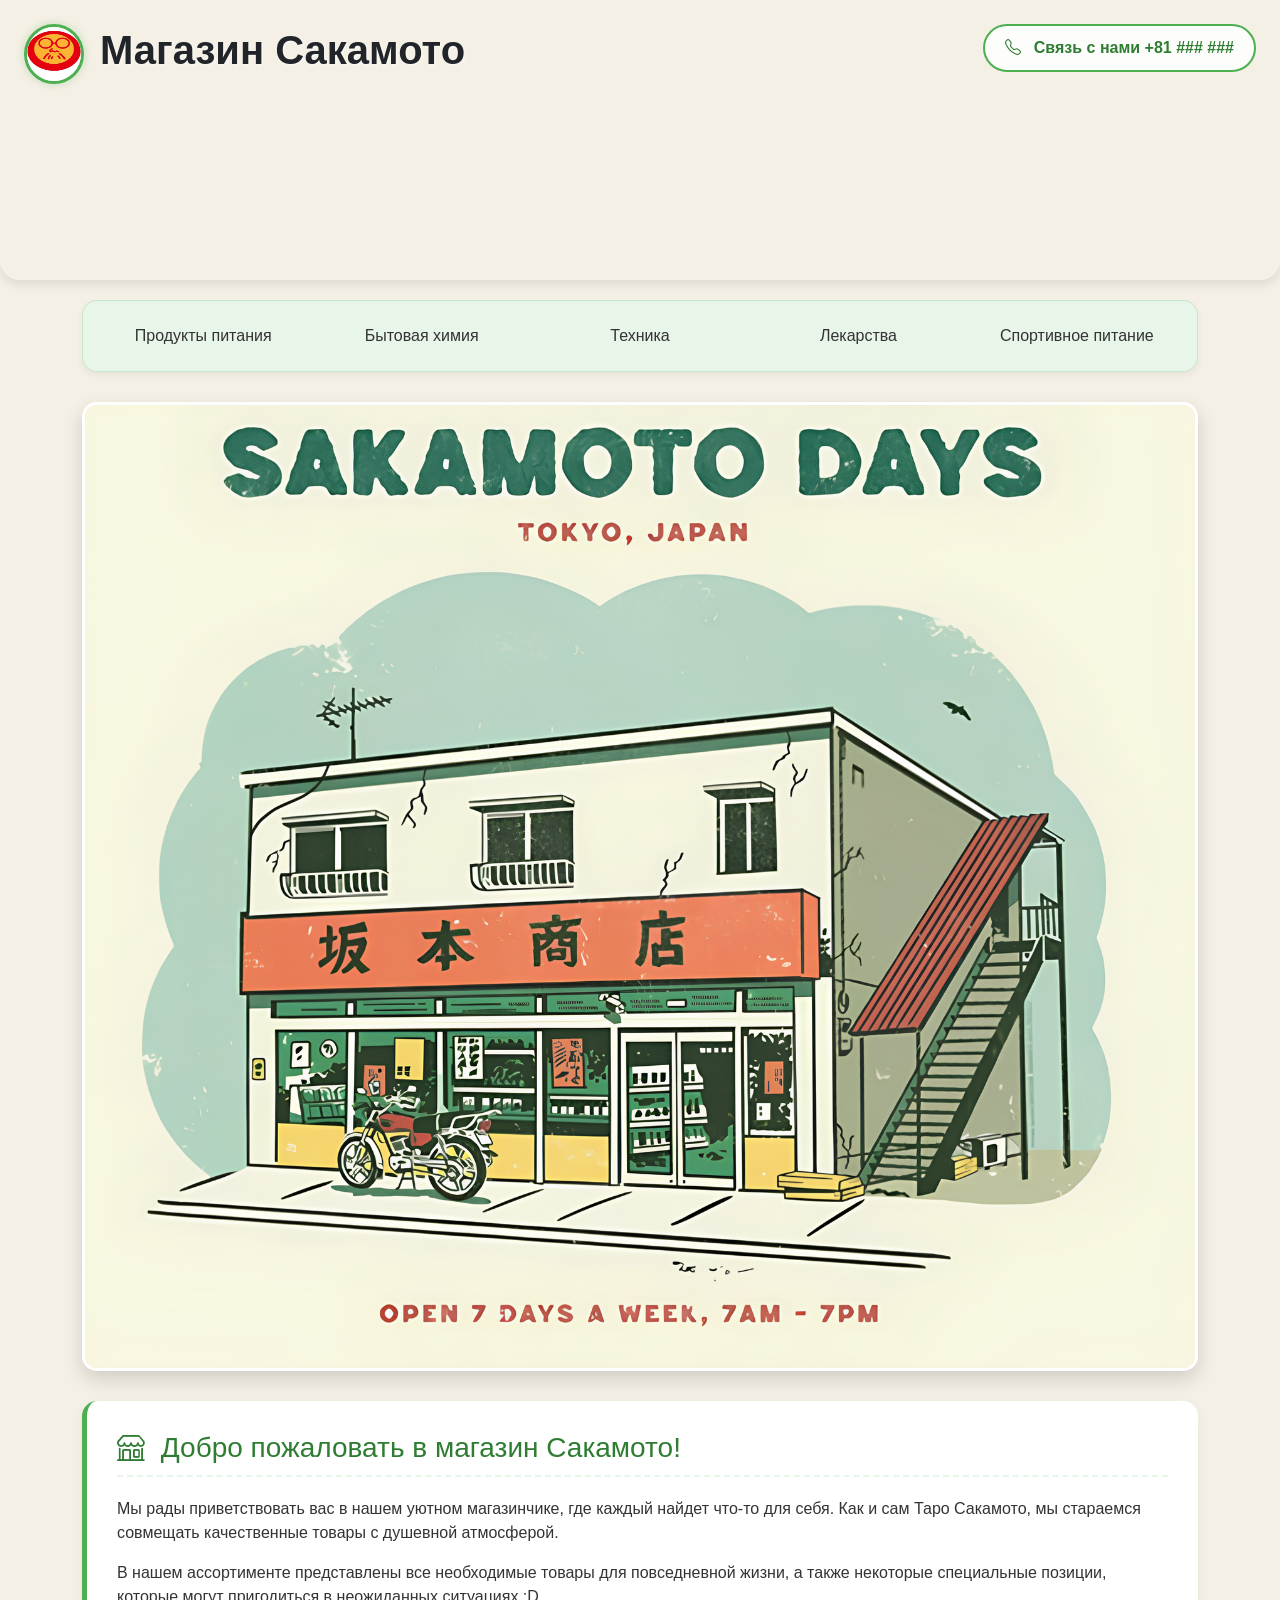
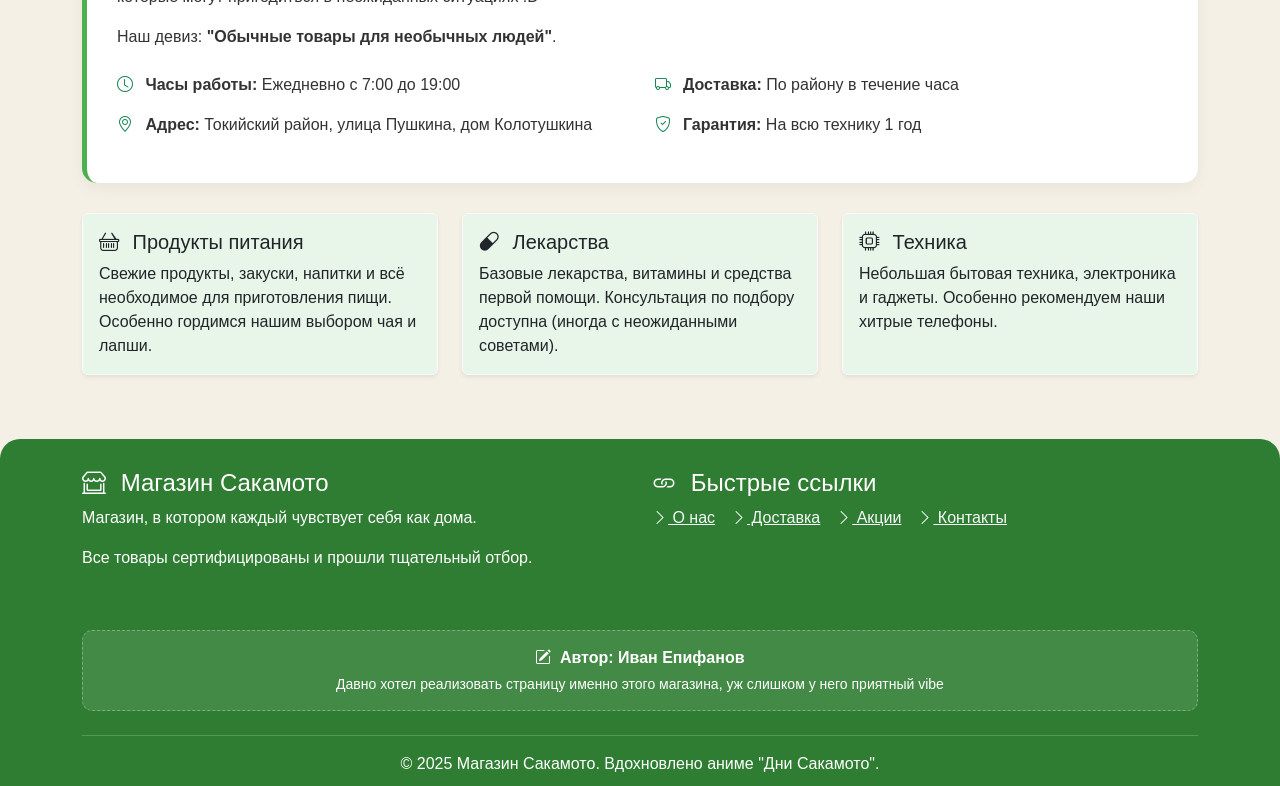
<file: index.html>
<!DOCTYPE html>
<html lang="ru">
<head>
    <meta charset="UTF-8">
    <meta name="viewport" content="width=device-width, initial-scale=1.0">
    <title>Магазинчик Сакамото</title>
    <link rel="icon" type="image/jpeg" href="https://ih1.redbubble.net/image.5265691558.6902/flat,750x,075,f-pad,750x1000,f8f8f8.jpg">
    <link href="https://cdn.jsdelivr.net/npm/bootstrap@5.3.0-alpha1/dist/css/bootstrap.min.css" rel="stylesheet">
    <link rel="stylesheet" href="https://cdn.jsdelivr.net/npm/bootstrap-icons@1.10.3/font/bootstrap-icons.css">
    <link rel="stylesheet" href="style.css">
</head>
<body>
    <header class="header-container fade-in">
        <div class="header-image d-flex justify-content-between align-items-start p-4">
            <div class="d-flex align-items-center">
                <img src='./images/logo.jpg'
                     alt="Иконка магазина Сакамото" 
                     class="shop-icon me-3">
                <h1 class="text-dark d-none d-md-block" style="font-weight: bold; text-shadow: 1px 1px 3px rgba(255,255,255,0.7);">
                    Магазин Сакамото
                </h1>
            </div>
            <div class="contact-info">
                <i class="bi bi-telephone me-2"></i> Связь с нами +81 ### ###
            </div>
        </div>
    </header>

    <main class="container fade-in">
        <div class="nav-container">
            <div class="row justify-content-between g-2">
                <div class="col-lg col-md-6">
                    <div class="nav-item">Продукты питания</div>
                </div>
                <div class="col-lg col-md-6">
                    <div class="nav-item">Бытовая химия</div>
                </div>
                <div class="col-lg col-md-6">
                    <div class="nav-item">Техника</div>
                </div>
                <div class="col-lg col-md-6">
                    <div class="nav-item">Лекарства</div>
                </div>
                <div class="col-lg col-md-6">
                    <div class="nav-item">Спортивное питание</div>
                </div>
            </div>
        </div>
        
        <div class="main-banner">
            <img src='./images/Store.png'
                 alt="Таро Сакамото" 
                 class="img-fluid w-100">
        </div>
        
        <div class="shop-info">
            <h3><i class="bi bi-shop me-2"></i> Добро пожаловать в магазин Сакамото!</h3>
            <p>Мы рады приветствовать вас в нашем уютном магазинчике, где каждый найдет что-то для себя. Как и сам Таро Сакамото, мы стараемся совмещать качественные товары с душевной атмосферой.</p>
            <p>В нашем ассортименте представлены все необходимые товары для повседневной жизни, а также некоторые специальные позиции, которые могут пригодиться в неожиданных ситуациях :D</p>
            <p>Наш девиз: <strong>"Обычные товары для необычных людей"</strong>.</p>
            <div class="row mt-4">
                <div class="col-md-6">
                    <p><i class="bi bi-clock me-2 text-success"></i> <strong>Часы работы:</strong> Ежедневно с 7:00 до 19:00</p>
                    <p><i class="bi bi-geo-alt me-2 text-success"></i> <strong>Адрес:</strong> Токийский район, улица Пушкина, дом Колотушкина</p>
                </div>
                <div class="col-md-6">
                    <p><i class="bi bi-truck me-2 text-success"></i> <strong>Доставка:</strong> По району в течение часа</p>
                    <p><i class="bi bi-shield-check me-2 text-success"></i> <strong>Гарантия:</strong> На всю технику 1 год</p>
                </div>
            </div>
        </div>
        <div class="row mt-4">
            <div class="col-md-4 mb-4">
                <div class="card h-100 border-light shadow-sm" style="background-color: var(--light-green);">
                    <div class="card-body">
                        <h5 class="card-title"><i class="bi bi-basket me-2"></i> Продукты питания</h5>
                        <p class="card-text">Свежие продукты, закуски, напитки и всё необходимое для приготовления пищи. Особенно гордимся нашим выбором чая и лапши.</p>
                    </div>
                </div>
            </div>
            <div class="col-md-4 mb-4">
                <div class="card h-100 border-light shadow-sm" style="background-color: var(--light-green);">
                    <div class="card-body">
                        <h5 class="card-title"><i class="bi bi-capsule me-2"></i> Лекарства</h5>
                        <p class="card-text">Базовые лекарства, витамины и средства первой помощи. Консультация по подбору доступна (иногда с неожиданными советами).</p>
                    </div>
                </div>
            </div>
            <div class="col-md-4 mb-4">
                <div class="card h-100 border-light shadow-sm" style="background-color: var(--light-green);">
                    <div class="card-body">
                        <h5 class="card-title"><i class="bi bi-cpu me-2"></i> Техника</h5>
                        <p class="card-text">Небольшая бытовая техника, электроника и гаджеты. Особенно рекомендуем наши хитрые телефоны.</p>
                    </div>
                </div>
            </div>
        </div>
    </main>
    
    <footer class="footer fade-in">
        <div class="container">
            <div class="row">
                <div class="col-md-6 mb-4">
                    <h4><i class="bi bi-shop-window me-2"></i> Магазин Сакамото</h4>
                    <p>Магазин, в котором каждый чувствует себя как дома.</p>
                    <p>Все товары сертифицированы и прошли тщательный отбор.</p>
                </div>
                <div class="col-md-6 mb-4">
                    <h4><i class="bi bi-link me-2"></i> Быстрые ссылки</h4>
                    <div class="d-flex flex-wrap">
                        <a href="#" class="text-light me-3 mb-2"><i class="bi bi-chevron-right"></i> О нас</a>
                        <a href="#" class="text-light me-3 mb-2"><i class="bi bi-chevron-right"></i> Доставка</a>
                        <a href="#" class="text-light me-3 mb-2"><i class="bi bi-chevron-right"></i> Акции</a>
                        <a href="#" class="text-light me-3 mb-2"><i class="bi bi-chevron-right"></i> Контакты</a>
                    </div>
                </div>
            </div>
            
            <div class="author-placeholder">
                <p class="mb-1"><i class="bi bi-pencil-square me-1"></i> <strong>Автор: Иван Епифанов</strong></p>
                <p class="small mb-0">Давно хотел реализовать страницу именно этого магазина, уж слишком у него приятный vibe</p>
            </div>
            
            <div class="text-center mt-4 pt-3 border-top border-light" style="border-color: rgba(255,255,255,0.2) !important;">
                <p class="mb-0">© 2025 Магазин Сакамото. Вдохновлено аниме "Дни Сакамото".</p>
            </div>
        </div>
    </footer>
    <script src="https://cdn.jsdelivr.net/npm/bootstrap@5.3.0-alpha1/dist/js/bootstrap.bundle.min.js"></script>
    <script src="script.js"></script>
</body>
</html>
</file>
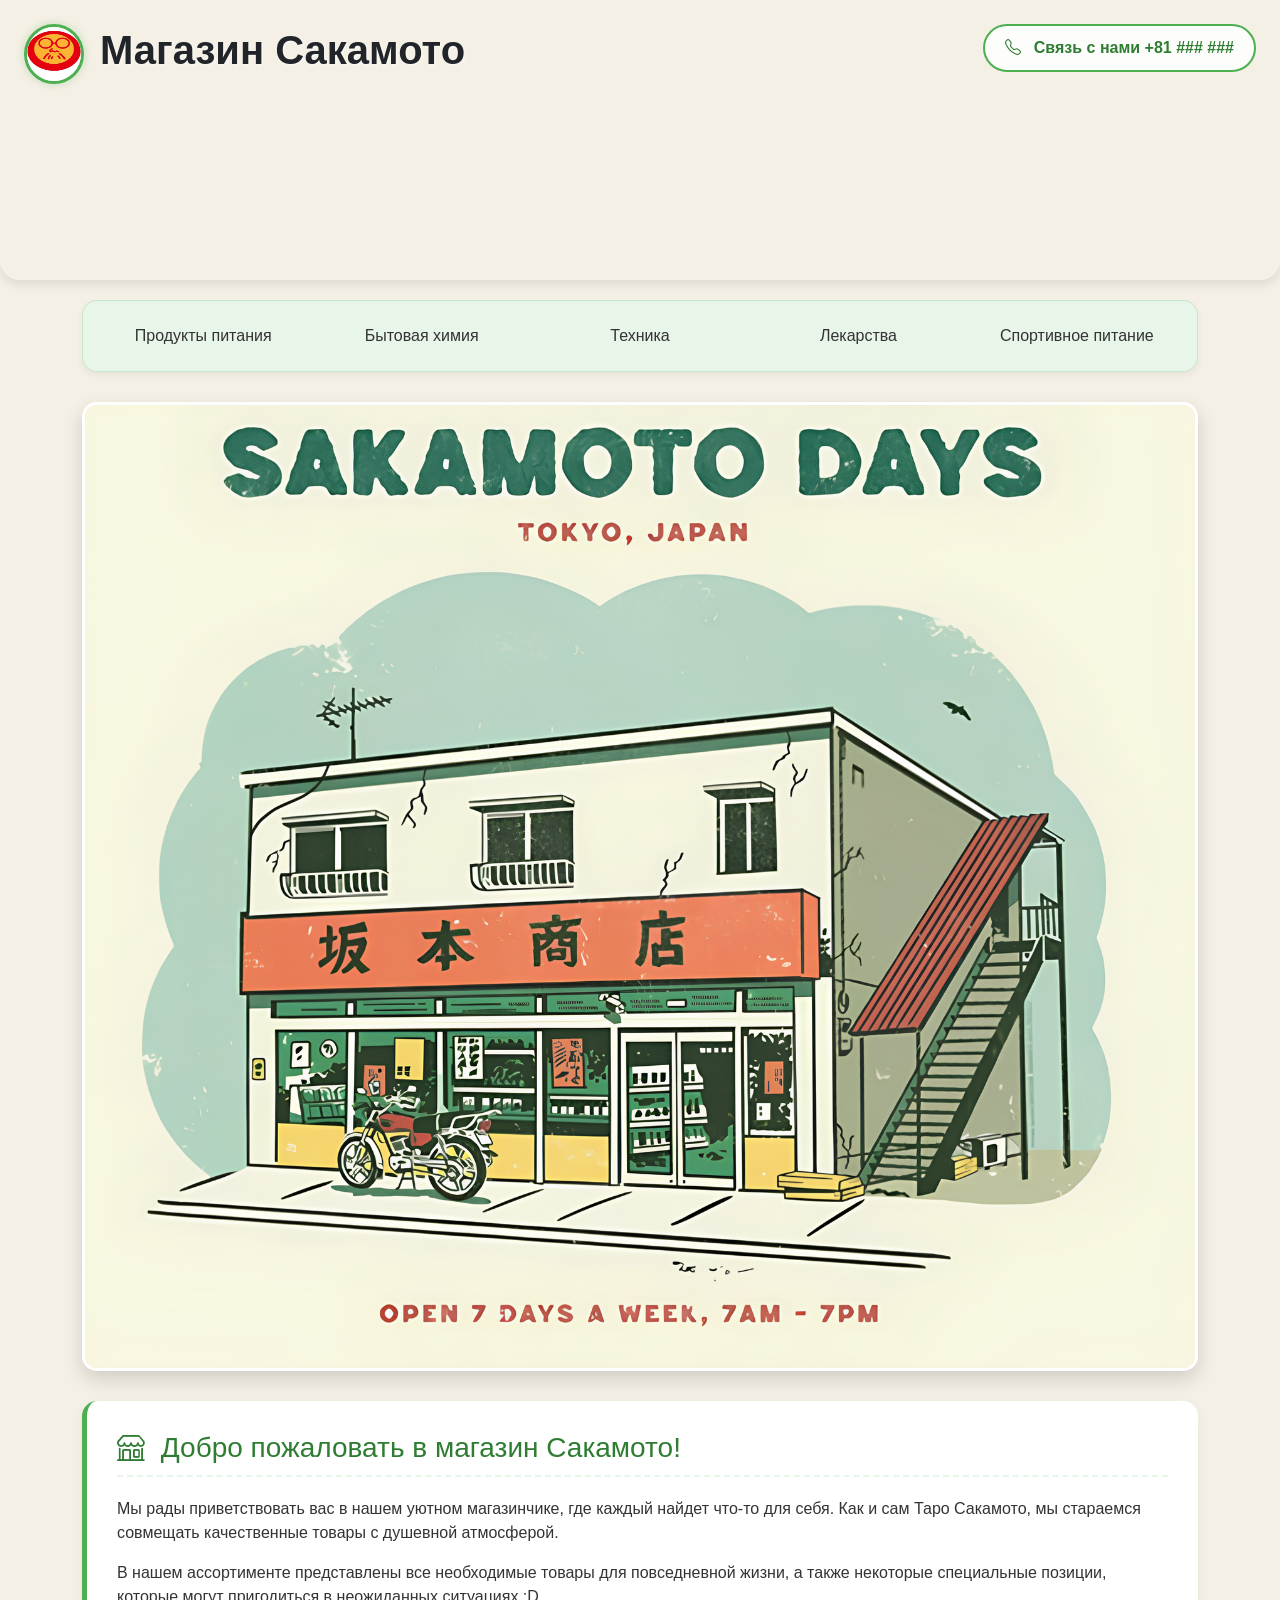
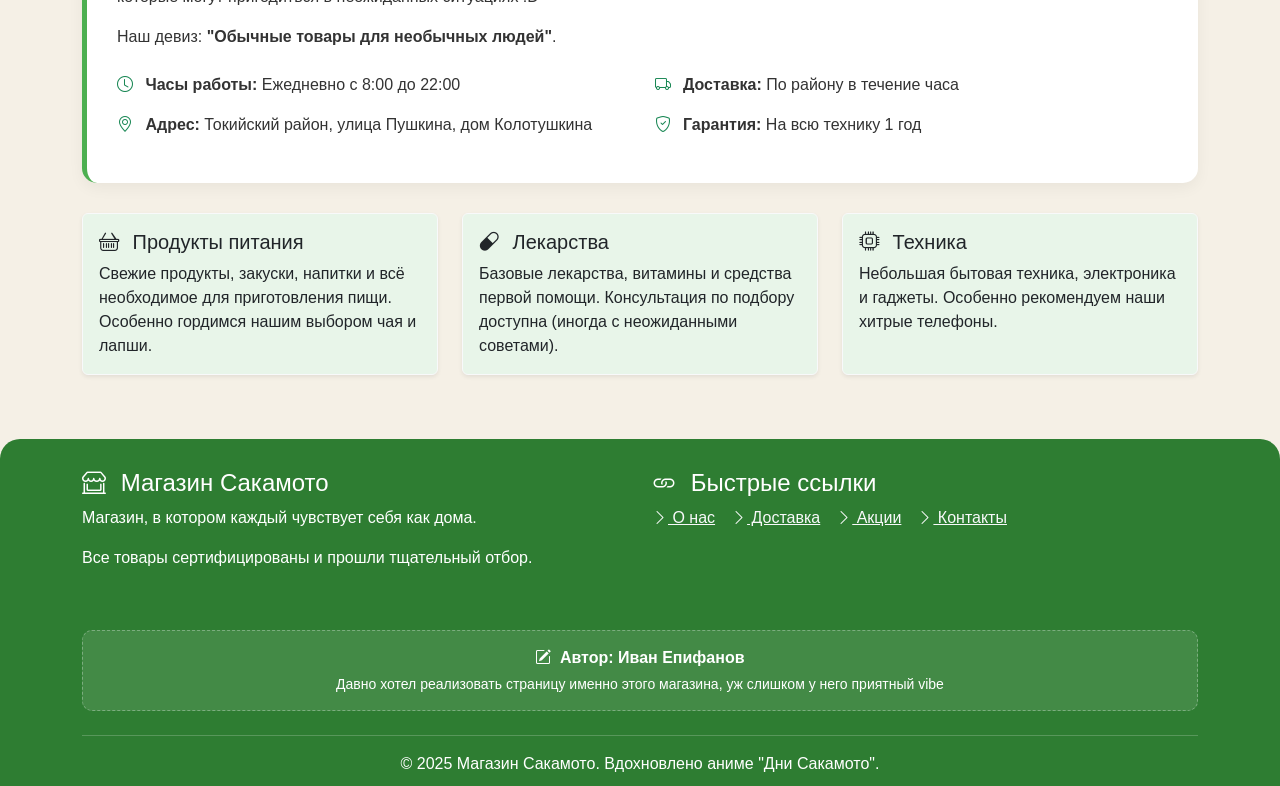
<file: SakamotoStore.html>
<!DOCTYPE html>
<html lang="ru">
<head>
    <meta charset="UTF-8">
    <meta name="viewport" content="width=device-width, initial-scale=1.0">
    <title>Магазинчик Сакамото</title>
    <link rel="icon" type="image/jpeg" href="https://ih1.redbubble.net/image.5265691558.6902/flat,750x,075,f-pad,750x1000,f8f8f8.jpg">
    <link href="https://cdn.jsdelivr.net/npm/bootstrap@5.3.0-alpha1/dist/css/bootstrap.min.css" rel="stylesheet">
    <link rel="stylesheet" href="https://cdn.jsdelivr.net/npm/bootstrap-icons@1.10.3/font/bootstrap-icons.css">
    <link rel="stylesheet" href="style.css">
</head>
<body>
    <header class="header-container fade-in">
        <div class="header-image d-flex justify-content-between align-items-start p-4">
            <div class="d-flex align-items-center">
                <img src='./images/logo.jpg'
                     alt="Иконка магазина Сакамото" 
                     class="shop-icon me-3">
                <h1 class="text-dark d-none d-md-block" style="font-weight: bold; text-shadow: 1px 1px 3px rgba(255,255,255,0.7);">
                    Магазин Сакамото
                </h1>
            </div>
            <div class="contact-info">
                <i class="bi bi-telephone me-2"></i> Связь с нами +81 ### ###
            </div>
        </div>
    </header>

    <main class="container fade-in">
        <div class="nav-container">
            <div class="row justify-content-between g-2">
                <div class="col-lg col-md-6">
                    <div class="nav-item">Продукты питания</div>
                </div>
                <div class="col-lg col-md-6">
                    <div class="nav-item">Бытовая химия</div>
                </div>
                <div class="col-lg col-md-6">
                    <div class="nav-item">Техника</div>
                </div>
                <div class="col-lg col-md-6">
                    <div class="nav-item">Лекарства</div>
                </div>
                <div class="col-lg col-md-6">
                    <div class="nav-item">Спортивное питание</div>
                </div>
            </div>
        </div>
        
        <div class="main-banner">
            <img src='./images/Store.png'
                 alt="Таро Сакамото" 
                 class="img-fluid w-100">
        </div>
        
        <div class="shop-info">
            <h3><i class="bi bi-shop me-2"></i> Добро пожаловать в магазин Сакамото!</h3>
            <p>Мы рады приветствовать вас в нашем уютном магазинчике, где каждый найдет что-то для себя. Как и сам Таро Сакамото, мы стараемся совмещать качественные товары с душевной атмосферой.</p>
            <p>В нашем ассортименте представлены все необходимые товары для повседневной жизни, а также некоторые специальные позиции, которые могут пригодиться в неожиданных ситуациях :D</p>
            <p>Наш девиз: <strong>"Обычные товары для необычных людей"</strong>.</p>
            <div class="row mt-4">
                <div class="col-md-6">
                    <p><i class="bi bi-clock me-2 text-success"></i> <strong>Часы работы:</strong> Ежедневно с 8:00 до 22:00</p>
                    <p><i class="bi bi-geo-alt me-2 text-success"></i> <strong>Адрес:</strong> Токийский район, улица Пушкина, дом Колотушкина</p>
                </div>
                <div class="col-md-6">
                    <p><i class="bi bi-truck me-2 text-success"></i> <strong>Доставка:</strong> По району в течение часа</p>
                    <p><i class="bi bi-shield-check me-2 text-success"></i> <strong>Гарантия:</strong> На всю технику 1 год</p>
                </div>
            </div>
        </div>
        <div class="row mt-4">
            <div class="col-md-4 mb-4">
                <div class="card h-100 border-light shadow-sm" style="background-color: var(--light-green);">
                    <div class="card-body">
                        <h5 class="card-title"><i class="bi bi-basket me-2"></i> Продукты питания</h5>
                        <p class="card-text">Свежие продукты, закуски, напитки и всё необходимое для приготовления пищи. Особенно гордимся нашим выбором чая и лапши.</p>
                    </div>
                </div>
            </div>
            <div class="col-md-4 mb-4">
                <div class="card h-100 border-light shadow-sm" style="background-color: var(--light-green);">
                    <div class="card-body">
                        <h5 class="card-title"><i class="bi bi-capsule me-2"></i> Лекарства</h5>
                        <p class="card-text">Базовые лекарства, витамины и средства первой помощи. Консультация по подбору доступна (иногда с неожиданными советами).</p>
                    </div>
                </div>
            </div>
            <div class="col-md-4 mb-4">
                <div class="card h-100 border-light shadow-sm" style="background-color: var(--light-green);">
                    <div class="card-body">
                        <h5 class="card-title"><i class="bi bi-cpu me-2"></i> Техника</h5>
                        <p class="card-text">Небольшая бытовая техника, электроника и гаджеты. Особенно рекомендуем наши хитрые телефоны.</p>
                    </div>
                </div>
            </div>
        </div>
    </main>
    
    <footer class="footer fade-in">
        <div class="container">
            <div class="row">
                <div class="col-md-6 mb-4">
                    <h4><i class="bi bi-shop-window me-2"></i> Магазин Сакамото</h4>
                    <p>Магазин, в котором каждый чувствует себя как дома.</p>
                    <p>Все товары сертифицированы и прошли тщательный отбор.</p>
                </div>
                <div class="col-md-6 mb-4">
                    <h4><i class="bi bi-link me-2"></i> Быстрые ссылки</h4>
                    <div class="d-flex flex-wrap">
                        <a href="#" class="text-light me-3 mb-2"><i class="bi bi-chevron-right"></i> О нас</a>
                        <a href="#" class="text-light me-3 mb-2"><i class="bi bi-chevron-right"></i> Доставка</a>
                        <a href="#" class="text-light me-3 mb-2"><i class="bi bi-chevron-right"></i> Акции</a>
                        <a href="#" class="text-light me-3 mb-2"><i class="bi bi-chevron-right"></i> Контакты</a>
                    </div>
                </div>
            </div>
            
            <div class="author-placeholder">
                <p class="mb-1"><i class="bi bi-pencil-square me-1"></i> <strong>Автор: Иван Епифанов</strong></p>
                <p class="small mb-0">Давно хотел реализовать страницу именно этого магазина, уж слишком у него приятный vibe</p>
            </div>
            
            <div class="text-center mt-4 pt-3 border-top border-light" style="border-color: rgba(255,255,255,0.2) !important;">
                <p class="mb-0">© 2025 Магазин Сакамото. Вдохновлено аниме "Дни Сакамото".</p>
            </div>
        </div>
    </footer>
    <script src="https://cdn.jsdelivr.net/npm/bootstrap@5.3.0-alpha1/dist/js/bootstrap.bundle.min.js"></script>
    <script src="script.js"></script>
</body>
</html>
</file>
<file: style.css>
:root {
    --primary-beige: #f5f0e6;
    --light-green: #e8f5e9;
    --dark-green: #2e7d32;
    --accent-green: #4caf50;
    --text-dark: #333333;
}

body {
    background-color: var(--primary-beige);
    color: var(--text-dark);
    font-family: 'Segoe UI', Tahoma, Geneva, Verdana, sans-serif;
}

.header-container {
    position: relative;
    height: 280px;
    overflow: hidden;
    border-radius: 0 0 20px 20px;
    box-shadow: 0 4px 12px rgba(0, 0, 0, 0.1);
}

.header-image {
    background: 
        linear-gradient(rgba(245, 240, 230, 0.9), rgba(245, 240, 230, 0.7)),
        url('https://raw.githubusercontent.com/NikitaKhvatov/anime-warehouse/main/img/sakamoto-shop-exterior.jpg');
    background-size: cover;
    background-position: center;
    width: 100%;
    height: 100%;
}

.shop-icon {
    width: 60px;
    height: 60px;
    border-radius: 50%;
    border: 3px solid var(--accent-green);
    box-shadow: 0 0 10px rgba(76, 175, 80, 0.3);
    transition: transform 0.3s;
}

.shop-icon:hover {
    transform: scale(1.1);
}

.contact-info {
    background-color: rgba(255, 255, 255, 0.85);
    padding: 10px 20px;
    border-radius: 30px;
    color: var(--dark-green);
    font-weight: bold;
    border: 2px solid var(--accent-green);
    transition: all 0.3s;
}

.contact-info:hover {
    background-color: rgba(255, 255, 255, 1);
    box-shadow: 0 0 15px rgba(76, 175, 80, 0.4);
}

.nav-container {
    background-color: var(--light-green);
    border-radius: 15px;
    margin: 20px auto;
    padding: 15px;
    box-shadow: 0 4px 8px rgba(0, 0, 0, 0.05);
    border: 1px solid rgba(76, 175, 80, 0.2);
}

.nav-item {
    padding: 8px 20px;
    margin: 0 5px;
    border-radius: 20px;
    color: var(--text-dark);
    font-weight: 500;
    transition: all 0.3s;
    text-align: center;
}

.nav-item:hover {
    background-color: var(--accent-green);
    color: white;
    transform: translateY(-2px);
}

.main-banner {
    border-radius: 15px;
    overflow: hidden;
    margin: 30px 0;
    box-shadow: 0 8px 20px rgba(0, 0, 0, 0.15);
    border: 3px solid white;
    transition: transform 0.5s;
}

.main-banner:hover {
    transform: scale(1.01);
}

.shop-info {
    background-color: white;
    border-radius: 15px;
    padding: 30px;
    margin: 30px 0;
    box-shadow: 0 5px 15px rgba(0, 0, 0, 0.05);
    border-left: 5px solid var(--accent-green);
}

.shop-info h3 {
    color: var(--dark-green);
    margin-bottom: 20px;
    padding-bottom: 10px;
    border-bottom: 2px dashed var(--light-green);
}

.footer {
    background-color: var(--dark-green);
    color: white;
    padding: 30px 0 10px;
    margin-top: 40px;
    border-radius: 20px 20px 0 0;
}

.author-placeholder {
    background-color: rgba(255, 255, 255, 0.1);
    border-radius: 10px;
    padding: 15px;
    margin-top: 20px;
    text-align: center;
    border: 1px dashed rgba(255, 255, 255, 0.3);
}

@media (max-width: 768px) {
    .header-container {
        height: 200px;
    }
    
    .shop-icon {
        width: 50px;
        height: 50px;
    }
    
    .nav-item {
        margin-bottom: 10px;
        width: 100%;
    }
}

@keyframes fadeIn {
    from { opacity: 0; transform: translateY(20px); }
    to { opacity: 1; transform: translateY(0); }
}

.fade-in {
    animation: fadeIn 0.8s ease-out;
}
</file>
